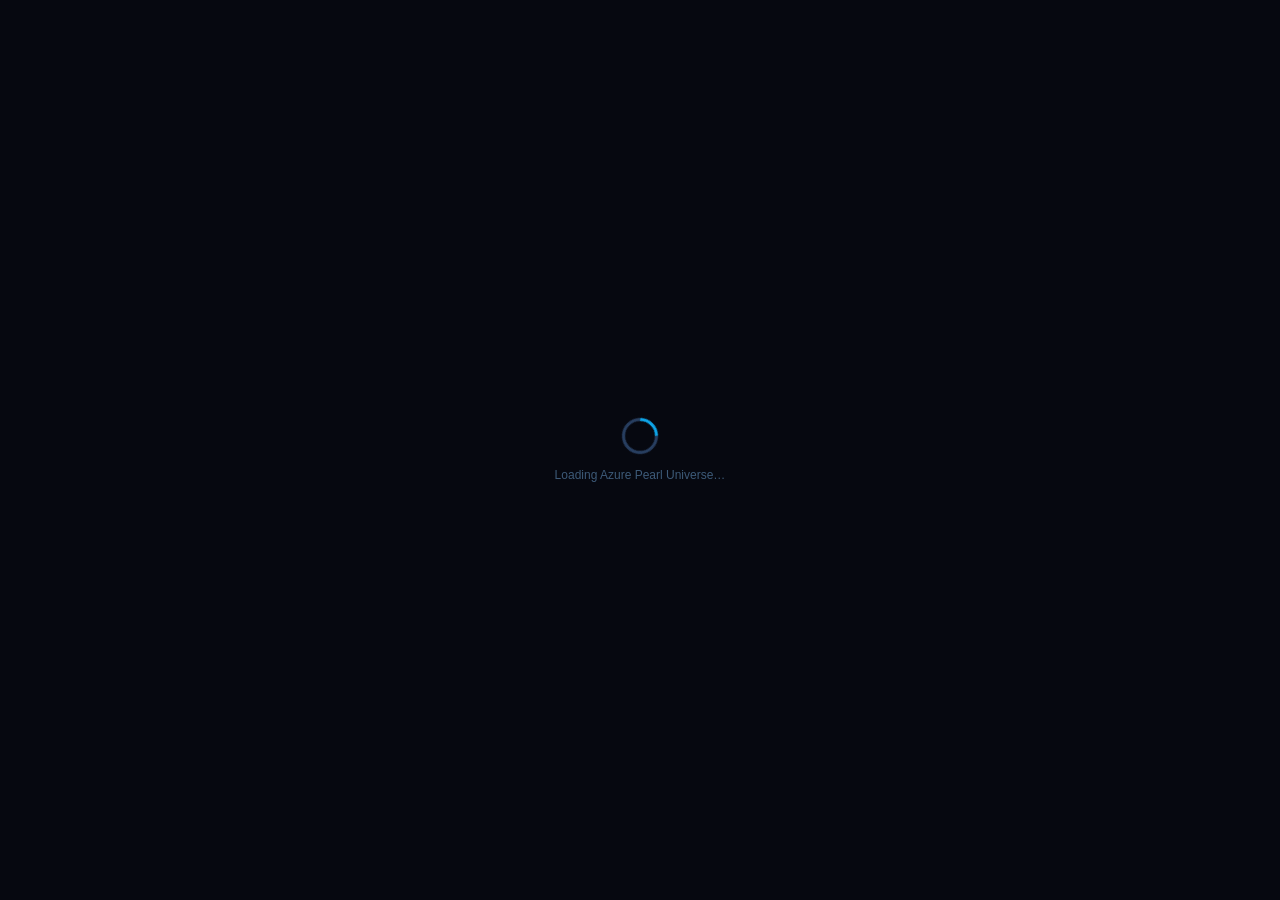
<file: index.html>
<!DOCTYPE html>
<html lang="en">
<head>
  <meta charset="UTF-8" />
  <meta http-equiv="refresh" content="0; url=azure-pearl-visualization/" />
  <title>The Azure Pearl Hotel · OpenClaw Universe</title>
</head>
<body></body>
</html>
</file>
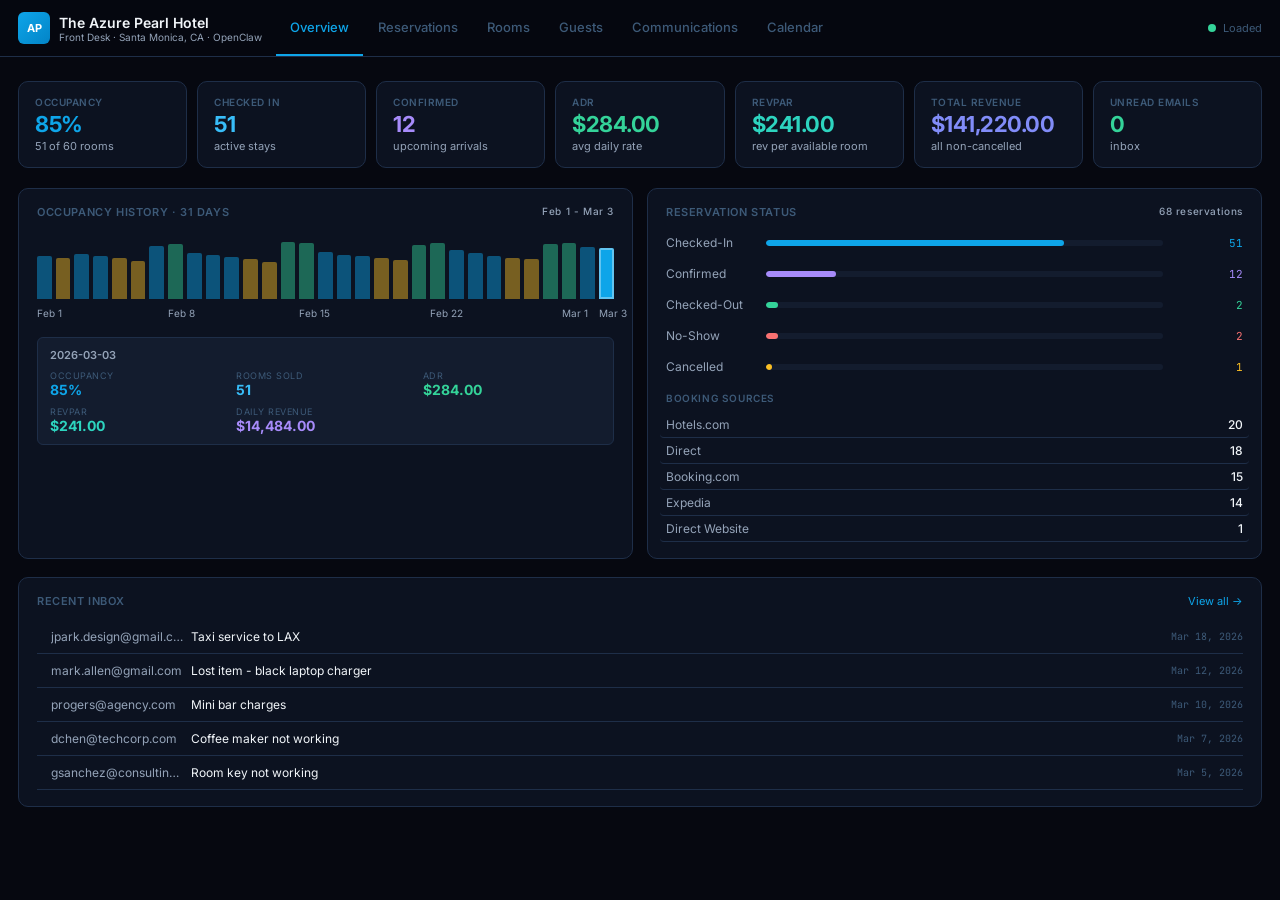
<file: azure-pearl-visualization/index.html>
<!DOCTYPE html>
<html lang="en">
<head>
  <meta charset="UTF-8" />
  <meta name="viewport" content="width=device-width, initial-scale=1.0" />
  <title>The Azure Pearl Hotel - OpenClaw Universe</title>
  <link rel="preconnect" href="https://fonts.googleapis.com" />
  <link href="https://fonts.googleapis.com/css2?family=Inter:wght@300;400;500;600;700&family=JetBrains+Mono:wght@400;500&display=swap" rel="stylesheet" />
  <link rel="stylesheet" href="css/style.css" />
</head>
<body>

  <header class="header">
    <div class="header-inner">
      <div class="brand">
        <div class="brand-logo">AP</div>
        <div class="brand-name">
          <span>The Azure Pearl Hotel</span>
          <small>Front Desk · Santa Monica, CA · OpenClaw</small>
        </div>
      </div>

      <nav class="tabs">
        <button class="tab active" data-tab="overview">Overview</button>
        <button class="tab" data-tab="reservations">Reservations</button>
        <button class="tab" data-tab="rooms">Rooms</button>
        <button class="tab" data-tab="guests">Guests</button>
        <button class="tab" data-tab="communications">Communications</button>
        <button class="tab" data-tab="calendar">Calendar</button>
      </nav>

      <div class="hdr-right">
        <span class="pulse-dot loading" id="status-dot"></span>
        <span class="status-text" id="status-text">Loading…</span>
      </div>
    </div>
  </header>

  <main class="main">

    <section class="page active" id="page-overview">
      <div id="overview-content"></div>
    </section>

    <section class="page" id="page-reservations">
      <div class="page-title"><h2>Reservations</h2><p>All bookings · APH-2401 onwards</p></div>
      <div id="reservations-content"></div>
    </section>

    <section class="page" id="page-rooms">
      <div class="page-title"><h2>Rooms</h2><p>60 rooms · 9 room types · 6 floors</p></div>
      <div id="rooms-content"></div>
    </section>

    <section class="page" id="page-guests">
      <div class="page-title"><h2>Guests</h2><p>Guest profiles · Stay history · Contact records</p></div>
      <div id="guests-content"></div>
    </section>

    <section class="page" id="page-communications">
      <div class="page-title"><h2>Communications</h2><p>Email · Guest correspondence</p></div>
      <div class="sub-tabs">
        <button class="sub-tab active" data-subtab="comm-inbox">Inbox</button>
        <button class="sub-tab" data-subtab="comm-resmail">Reservation Mail</button>
      </div>
      <div id="comm-inbox" class="sub-page active"></div>
      <div id="comm-resmail" class="sub-page"></div>
    </section>

    <section class="page" id="page-calendar">
      <div class="page-title"><h2>Calendar</h2><p>Check-ins · Check-outs</p></div>
      <div id="calendar-content"></div>
    </section>

  </main>

  <div id="modal-overlay" class="modal-overlay hidden" onclick="handleModalClick(event)">
    <div class="modal-box">
      <div class="modal-header">
        <div class="modal-header-left">
          <span class="modal-badge" id="modal-badge"></span>
          <span class="modal-title" id="modal-title"></span>
        </div>
        <button class="modal-close" onclick="closeModal()">✕</button>
      </div>
      <div class="modal-body" id="modal-body"></div>
    </div>
  </div>

  <div id="loading-overlay" class="loading-overlay">
    <div class="loader-box">
      <div class="spinner"></div>
      <p id="load-status">Loading Azure Pearl Universe…</p>
    </div>
  </div>

  <script src="js/overview.js"></script>
  <script src="js/reservations.js"></script>
  <script src="js/rooms.js"></script>
  <script src="js/guests.js"></script>
  <script src="js/communications.js"></script>
  <script src="js/calendar.js"></script>
  <script src="js/app.js"></script>
</body>
</html>
</file>
<file: azure-pearl-visualization/css/style.css>
/* ═══════════════════════════════════════════════
   The Azure Pearl Hotel · OpenClaw Universe
   Front Desk Operations Visualizer
═══════════════════════════════════════════════ */

:root {
  --bg:       #060810;
  --surface:  #0c1220;
  --surface2: #131c2e;
  --surface3: #1a2538;
  --border:   #1e2e48;
  --border2:  #273e60;

  --azure:   #0ea5e9;
  --sky:     #38bdf8;
  --teal:    #2dd4bf;
  --emerald: #34d399;
  --amber:   #fbbf24;
  --rose:    #f87171;
  --violet:  #a78bfa;
  --orange:  #f97316;
  --indigo:  #818cf8;

  --text:  #f1f5f9;
  --text2: #94a3b8;
  --text3: #3d5a78;
  --text4: #243548;

  --radius:    10px;
  --radius-sm: 6px;
  --font: 'Inter', -apple-system, sans-serif;
  --mono: 'JetBrains Mono', 'Fira Code', monospace;
}

*, *::before, *::after { box-sizing: border-box; margin: 0; padding: 0; }
html { font-size: 14px; scroll-behavior: smooth; }
body { font-family: var(--font); background: var(--bg); color: var(--text); min-height: 100vh; overflow-x: hidden; }
::-webkit-scrollbar { width: 5px; height: 5px; }
::-webkit-scrollbar-track { background: var(--bg); }
::-webkit-scrollbar-thumb { background: var(--border2); border-radius: 3px; }

/* ─── HEADER ─── */
.header {
  position: sticky; top: 0; z-index: 100;
  background: rgba(6,8,16,0.96); backdrop-filter: blur(16px);
  border-bottom: 1px solid var(--border);
}
.header-inner {
  max-width: 1500px; margin: 0 auto; padding: 0 18px;
  height: 56px; display: flex; align-items: center; gap: 14px;
}
.brand { display: flex; align-items: center; gap: 9px; flex-shrink: 0; }
.brand-logo {
  width: 32px; height: 32px;
  background: linear-gradient(135deg, #0ea5e9, #0284c7);
  border-radius: var(--radius-sm);
  display: flex; align-items: center; justify-content: center;
  font-weight: 700; font-size: 11px; color: #fff;
}
.brand-name span { font-weight: 600; font-size: 14px; }
.brand-name small { display: block; font-size: 10px; color: var(--text2); }

/* ─── TABS ─── */
.tabs { display: flex; gap: 1px; flex: 1; overflow-x: auto; }
.tabs::-webkit-scrollbar { height: 0; }
.tab {
  padding: 0 14px; height: 56px;
  background: none; border: none; border-bottom: 2px solid transparent;
  color: var(--text3); font-family: var(--font); font-size: 13px;
  font-weight: 500; cursor: pointer; white-space: nowrap;
  transition: color 0.15s, border-color 0.15s;
}
.tab:hover { color: var(--text2); }
.tab.active { color: var(--azure); border-bottom-color: var(--azure); }

.hdr-right { display: flex; align-items: center; gap: 7px; flex-shrink: 0; }
.pulse-dot {
  width: 8px; height: 8px; border-radius: 50%;
  background: var(--emerald);
  box-shadow: 0 0 0 0 rgba(52,211,153,0.4);
  animation: pulse 2s infinite;
}
.pulse-dot.loading { background: var(--amber); animation: none; }
@keyframes pulse { 0% { box-shadow: 0 0 0 0 rgba(52,211,153,0.4); } 70% { box-shadow: 0 0 0 6px rgba(52,211,153,0); } 100% { box-shadow: 0 0 0 0 rgba(52,211,153,0); } }
.status-text { font-size: 11px; color: var(--text3); }

/* ─── LAYOUT ─── */
.main { max-width: 1500px; margin: 0 auto; padding: 24px 18px 60px; }
.page { display: none; }
.page.active { display: block; animation: fadeIn 0.2s ease; }
@keyframes fadeIn { from { opacity: 0; transform: translateY(3px); } to { opacity: 1; transform: none; } }
.page-title { margin-bottom: 20px; }
.page-title h2 { font-size: 20px; font-weight: 600; margin-bottom: 4px; }
.page-title p { font-size: 12px; color: var(--text2); }

/* ─── SUB TABS ─── */
.sub-tabs {
  display: flex; gap: 2px; margin-bottom: 18px;
  background: var(--surface); border: 1px solid var(--border);
  border-radius: var(--radius); padding: 3px; width: fit-content;
}
.sub-tab {
  padding: 6px 14px; border-radius: 7px; background: none; border: none;
  color: var(--text3); font-family: var(--font); font-size: 12px;
  font-weight: 500; cursor: pointer; transition: background 0.15s, color 0.15s;
}
.sub-tab:hover { color: var(--text2); }
.sub-tab.active { background: var(--surface3); color: var(--azure); }
.sub-page { display: none; }
.sub-page.active { display: block; }

/* ─── EXPLORER BAR ─── */
.explorer-bar { display: flex; align-items: center; gap: 8px; margin-bottom: 14px; flex-wrap: wrap; }
.ex-search {
  flex: 1; min-width: 200px; max-width: 360px;
  padding: 7px 11px; background: var(--surface2);
  border: 1px solid var(--border2); border-radius: var(--radius-sm);
  color: var(--text); font-family: var(--font); font-size: 12px; outline: none;
  transition: border-color 0.15s;
}
.ex-search:focus { border-color: var(--azure); }
.ex-search::placeholder { color: var(--text3); }
.ex-filter {
  padding: 7px 9px; background: var(--surface2); border: 1px solid var(--border2);
  border-radius: var(--radius-sm); color: var(--text); font-family: var(--font);
  font-size: 12px; outline: none; cursor: pointer;
}
.ex-count { font-size: 11px; color: var(--text3); margin-left: auto; white-space: nowrap; }

/* ─── KPI TILES ─── */
.kpi-row { display: grid; grid-template-columns: repeat(auto-fill, minmax(155px,1fr)); gap: 10px; margin-bottom: 20px; }
.kpi-tile { background: var(--surface); border: 1px solid var(--border); border-radius: var(--radius); padding: 14px 16px; }
.kpi-label { font-size: 10px; color: var(--text3); text-transform: uppercase; letter-spacing: 0.5px; font-weight: 600; }
.kpi-value { font-size: 22px; font-weight: 700; letter-spacing: -0.5px; margin-top: 5px; line-height: 1; }
.kpi-sub   { font-size: 11px; color: var(--text2); margin-top: 4px; }

/* ─── CARDS ─── */
.card { background: var(--surface); border: 1px solid var(--border); border-radius: var(--radius); padding: 16px 18px; }
.card h4 { font-size: 11px; font-weight: 600; color: var(--text3); text-transform: uppercase; letter-spacing: 0.6px; margin-bottom: 12px; }
.grid-2 { display: grid; grid-template-columns: 1fr 1fr; gap: 14px; }
@media (max-width: 860px) { .grid-2 { grid-template-columns: 1fr; } }
.section-label { font-size: 11px; font-weight: 600; text-transform: uppercase; letter-spacing: 0.6px; color: var(--text3); }
.empty-state { padding: 36px 20px; text-align: center; color: var(--text3); font-size: 13px; }

/* ─── TABLES ─── */
.table-wrap { border: 1px solid var(--border); border-radius: var(--radius); overflow-x: auto; }
table { width: 100%; border-collapse: collapse; font-size: 12px; }
thead { position: sticky; top: 0; z-index: 1; }
th { padding: 9px 12px; background: var(--surface2); border-bottom: 1px solid var(--border2); text-align: left; font-size: 10px; font-weight: 600; text-transform: uppercase; letter-spacing: 0.6px; color: var(--text3); white-space: nowrap; }
td { padding: 9px 12px; border-bottom: 1px solid var(--border); color: var(--text2); vertical-align: middle; }
tbody tr:last-child td { border-bottom: none; }
tbody tr.clickable { cursor: pointer; }
tbody tr.clickable:hover td { background: var(--surface2); color: var(--text); }
.dim  { color: var(--text3); }
.mono { font-family: var(--mono); font-size: 11px; }
.pos  { color: var(--emerald); font-weight: 600; }
.neg  { color: var(--rose); font-weight: 600; }

/* ─── BADGES ─── */
.badge { display: inline-flex; align-items: center; padding: 2px 7px; border-radius: 10px; font-size: 10px; font-weight: 600; letter-spacing: 0.2px; white-space: nowrap; }
.badge-in      { background: rgba(14,165,233,0.12);  color: var(--azure); }
.badge-out     { background: rgba(52,211,153,0.12);  color: var(--emerald); }
.badge-conf    { background: rgba(167,139,250,0.12); color: var(--violet); }
.badge-noshow  { background: rgba(248,113,113,0.12); color: var(--rose); }
.badge-cancel  { background: rgba(251,191,36,0.12);  color: var(--amber); }
.badge-azure   { background: rgba(14,165,233,0.12);  color: var(--azure); }
.badge-emerald { background: rgba(52,211,153,0.12);  color: var(--emerald); }
.badge-amber   { background: rgba(251,191,36,0.12);  color: var(--amber); }
.badge-violet  { background: rgba(167,139,250,0.12); color: var(--violet); }
.badge-rose    { background: rgba(248,113,113,0.12); color: var(--rose); }
.badge-sky     { background: rgba(56,189,248,0.12);  color: var(--sky); }
.badge-teal    { background: rgba(45,212,191,0.12);  color: var(--teal); }

/* ─── PAGINATION ─── */
.pagination { display: flex; align-items: center; gap: 5px; padding: 12px 0; flex-wrap: wrap; }
.page-btn { padding: 4px 10px; background: var(--surface2); border: 1px solid var(--border2); border-radius: var(--radius-sm); color: var(--text2); font-size: 11px; cursor: pointer; font-family: var(--font); transition: all 0.12s; }
.page-btn:hover:not(:disabled) { background: var(--surface3); color: var(--text); }
.page-btn:disabled { opacity: 0.35; cursor: not-allowed; }
.page-btn.active { border-color: var(--azure); color: var(--azure); }

/* ─── MODAL ─── */
.modal-overlay { position: fixed; inset: 0; background: rgba(0,0,0,0.72); backdrop-filter: blur(6px); z-index: 500; display: flex; align-items: flex-start; justify-content: center; padding: 36px 16px 40px; overflow-y: auto; }
.modal-overlay.hidden { display: none; }
.modal-box { background: var(--surface); border: 1px solid var(--border2); border-radius: 14px; width: 100%; max-width: 900px; box-shadow: 0 32px 96px rgba(0,0,0,0.7); overflow: hidden; flex-shrink: 0; }
.modal-header { display: flex; justify-content: space-between; align-items: center; padding: 16px 20px; background: var(--surface2); border-bottom: 1px solid var(--border); }
.modal-header-left { display: flex; flex-direction: column; gap: 3px; }
.modal-badge { font-size: 9px; font-weight: 700; text-transform: uppercase; letter-spacing: 0.9px; color: var(--azure); }
.modal-title { font-size: 16px; font-weight: 600; letter-spacing: -0.3px; }
.modal-close { background: transparent; border: none; color: var(--text3); cursor: pointer; font-size: 18px; padding: 2px 6px; border-radius: 4px; transition: all 0.15s; line-height: 1; }
.modal-close:hover { color: var(--text); background: var(--surface3); }
.modal-body { padding: 20px; max-height: 78vh; overflow-y: auto; }
.mf-grid { display: grid; grid-template-columns: 1fr 1fr; gap: 10px; }
.mf-full { grid-column: 1 / -1; }
.mf-item { background: var(--surface2); border: 1px solid var(--border); border-radius: var(--radius-sm); padding: 10px 12px; }
.mf-item label { display: block; font-size: 9px; font-weight: 700; text-transform: uppercase; letter-spacing: 0.7px; color: var(--text3); margin-bottom: 4px; }
.mf-item .val { font-size: 13px; color: var(--text); }
.mf-sep { border-top: 1px solid var(--border); margin: 14px 0; }

/* ─── ROOMS GRID ─── */
.rooms-floor-section { margin-bottom: 24px; }
.rooms-floor-label { font-size: 11px; font-weight: 600; text-transform: uppercase; letter-spacing: 0.6px; color: var(--text3); margin-bottom: 10px; display: flex; align-items: center; gap: 8px; }
.rooms-grid { display: grid; grid-template-columns: repeat(auto-fill, minmax(150px,1fr)); gap: 8px; }
.room-card {
  background: var(--surface); border: 1px solid var(--border);
  border-radius: var(--radius); padding: 12px 14px;
  cursor: pointer; transition: border-color 0.15s;
  position: relative; overflow: hidden;
}
.room-card::before { content: ''; position: absolute; top: 0; left: 0; width: 100%; height: 2px; }
.room-card.occupied::before  { background: var(--azure); }
.room-card.arriving::before  { background: var(--violet); }
.room-card.available::before { background: var(--emerald); }
.room-card:hover { border-color: var(--border2); }
.room-number { font-size: 18px; font-weight: 700; color: var(--text); font-family: var(--mono); }
.room-type-label { font-size: 10px; color: var(--text3); margin-top: 2px; }
.room-detail { font-size: 10px; color: var(--text2); margin-top: 6px; }
.room-rate { font-size: 12px; font-weight: 600; color: var(--emerald); margin-top: 4px; }
.room-guest { font-size: 11px; color: var(--azure); margin-top: 4px; overflow: hidden; text-overflow: ellipsis; white-space: nowrap; }

/* ─── OCCUPANCY CHART ─── */
.occ-chart { display: flex; align-items: flex-end; gap: 4px; height: 68px; padding-top: 4px; }
.occ-bar { flex: 1; border-radius: 2px 2px 0 0; min-width: 5px; cursor: default; transition: opacity 0.15s; }
.occ-bar:hover { opacity: 0.7; }
.occ-labels { display: flex; gap: 4px; margin-top: 8px; min-height: 18px; }
.occ-label { flex: 1; font-size: 10px; line-height: 1.2; color: var(--text2); text-align: center; min-width: 5px; white-space: nowrap; }
.occ-label.is-empty { color: transparent; }

/* ─── EMAIL ─── */
.email-item { background: var(--surface); border: 1px solid var(--border); border-radius: var(--radius); margin-bottom: 6px; overflow: hidden; }
.email-header {
  width: 100%; display: flex; align-items: center; gap: 8px;
  padding: 11px 14px; cursor: pointer; transition: background 0.12s;
  border: 0; background: transparent; color: inherit; font-family: var(--font);
  text-align: left;
}
.email-header:hover { background: var(--surface2); }
.email-header:focus-visible { outline: 2px solid var(--azure); outline-offset: -2px; background: var(--surface2); }
.email-unread-dot { width: 6px; height: 6px; border-radius: 50%; background: var(--azure); flex-shrink: 0; }
.email-read-dot   { width: 6px; height: 6px; border-radius: 50%; flex-shrink: 0; }
.email-from    { font-size: 12px; font-weight: 600; color: var(--text); flex: 0 1 138px; max-width: 138px; min-width: 92px; overflow: hidden; text-overflow: ellipsis; white-space: nowrap; }
.email-subject { font-size: 12px; color: var(--text2); flex: 1; min-width: 0; overflow: hidden; text-overflow: ellipsis; white-space: nowrap; }
.email-meta    { font-size: 11px; color: var(--text3); font-family: var(--mono); flex-shrink: 0; margin-left: auto; }
.email-res-main { flex: 1; min-width: 0; display: grid; grid-template-columns: minmax(104px, 138px) auto minmax(0, 1fr); align-items: center; gap: 8px; }
.email-res-main .email-from { max-width: none; min-width: 0; width: auto; }
.email-res-main .badge { justify-self: start; }
.email-body { display: none; padding: 16px 20px 18px; border-top: 1px solid var(--border); font-size: 12px; color: var(--text2); line-height: 1.55; background: var(--surface2); }
.email-body.open { display: block; }
.email-body-meta {
  display: block; width: fit-content; max-width: min(100%, 520px);
  margin-bottom: 12px; padding: 3px 7px;
  border: 1px solid rgba(14,165,233,0.14); border-radius: var(--radius-sm);
  background: rgba(14,165,233,0.05); color: var(--text3);
  font-size: 10px; line-height: 1.25; white-space: nowrap;
  overflow: hidden; text-overflow: ellipsis;
}
.email-content { white-space: pre-wrap; color: var(--text2); line-height: 1.65; max-width: 1180px; }

@media (max-width: 720px) {
  .email-from { flex-basis: 110px; max-width: 110px; min-width: 80px; }
  .email-res-main { grid-template-columns: minmax(90px, 110px) minmax(0, 1fr); row-gap: 3px; }
  .email-res-main .email-subject { grid-column: 1 / -1; }
  .email-meta { font-size: 10px; }
  .occ-label { font-size: 9px; }
  .occ-label:not(:first-child):not(:last-child) { visibility: hidden; }
}

/* ─── CALENDAR ─── */
.cal-filter-bar { display: flex; gap: 8px; margin-bottom: 14px; flex-wrap: wrap; align-items: center; }
.cal-shell { background: var(--surface); border: 1px solid var(--border); border-radius: var(--radius); overflow: hidden; }
.cal-nav { display: flex; align-items: center; justify-content: space-between; padding: 14px 16px; border-bottom: 1px solid var(--border); }
.cal-nav-btn { background: var(--surface2); border: 1px solid var(--border2); border-radius: var(--radius-sm); color: var(--text2); padding: 5px 12px; cursor: pointer; font-size: 15px; transition: all 0.12s; }
.cal-nav-btn:hover { background: var(--surface3); color: var(--text); }
.cal-month-title { font-size: 15px; font-weight: 700; }
.cal-month-sub   { font-size: 11px; color: var(--text3); text-align: center; }
.cal-weekdays { display: grid; grid-template-columns: repeat(7,1fr); background: var(--surface2); border-bottom: 1px solid var(--border); }
.cal-weekday  { padding: 6px; text-align: center; font-size: 10px; font-weight: 700; text-transform: uppercase; letter-spacing: 0.5px; color: var(--text3); }
.cal-grid     { display: grid; grid-template-columns: repeat(7,1fr); }
.cal-cell { min-height: 80px; padding: 4px; border-right: 1px solid var(--border); border-bottom: 1px solid var(--border); border-top: none; border-left: none; background: var(--surface); cursor: pointer; text-align: left; transition: background 0.12s; font-family: var(--font); outline: none; }
.cal-cell:hover { background: var(--surface2); }
.cal-cell.other-month { background: var(--surface2); }
.cal-cell.selected { background: rgba(14,165,233,0.07); outline: 2px solid var(--azure); outline-offset: -2px; }
.cal-cell-num { font-size: 12px; font-weight: 600; padding: 2px 4px; color: var(--text); }
.cal-cell.other-month .cal-cell-num { color: var(--text4); }
.cal-event-chip { font-size: 9px; border-radius: 2px; padding: 1px 3px; overflow: hidden; text-overflow: ellipsis; white-space: nowrap; max-width: 100%; cursor: pointer; display: block; margin-bottom: 1px; }
.cal-agenda { padding: 14px 16px; border-top: 1px solid var(--border); }
.cal-agenda-hdr { font-size: 11px; font-weight: 600; text-transform: uppercase; letter-spacing: 0.6px; color: var(--text3); margin-bottom: 10px; }
.cal-agenda-item { display: flex; gap: 10px; align-items: flex-start; padding: 9px 0; border-bottom: 1px solid var(--border); cursor: pointer; }
.cal-agenda-item:last-child { border-bottom: none; }
.cal-agenda-dot  { width: 8px; height: 8px; border-radius: 50%; flex-shrink: 0; margin-top: 4px; }
.cal-agenda-title { font-size: 13px; font-weight: 500; color: var(--text); }
.cal-agenda-meta  { font-size: 11px; color: var(--text3); margin-top: 2px; }
.cal-agenda-desc  { font-size: 11px; color: var(--text2); margin-top: 2px; white-space: pre-line; }

/* ─── LOADING ─── */
.loading-overlay { position: fixed; inset: 0; background: var(--bg); display: flex; align-items: center; justify-content: center; z-index: 999; }
.loader-box { text-align: center; }
.spinner { width: 36px; height: 36px; border: 3px solid var(--border2); border-top-color: var(--azure); border-radius: 50%; animation: spin 0.8s linear infinite; margin: 0 auto 14px; }
@keyframes spin { to { transform: rotate(360deg); } }
.loader-box p { font-size: 12px; color: var(--text3); }

/* ─── MINI BARS ─── */
.status-bars { display: flex; flex-direction: column; gap: 8px; }
.status-bar-row { display: flex; align-items: center; gap: 10px; font-size: 12px; }
.status-bar-label { width: 90px; color: var(--text2); flex-shrink: 0; }
.status-bar-track { flex: 1; height: 6px; background: var(--surface2); border-radius: 3px; overflow: hidden; }
.status-bar-fill  { height: 100%; border-radius: 3px; }
.status-bar-val   { width: 70px; text-align: right; color: var(--text3); font-family: var(--mono); font-size: 11px; }
</file>
